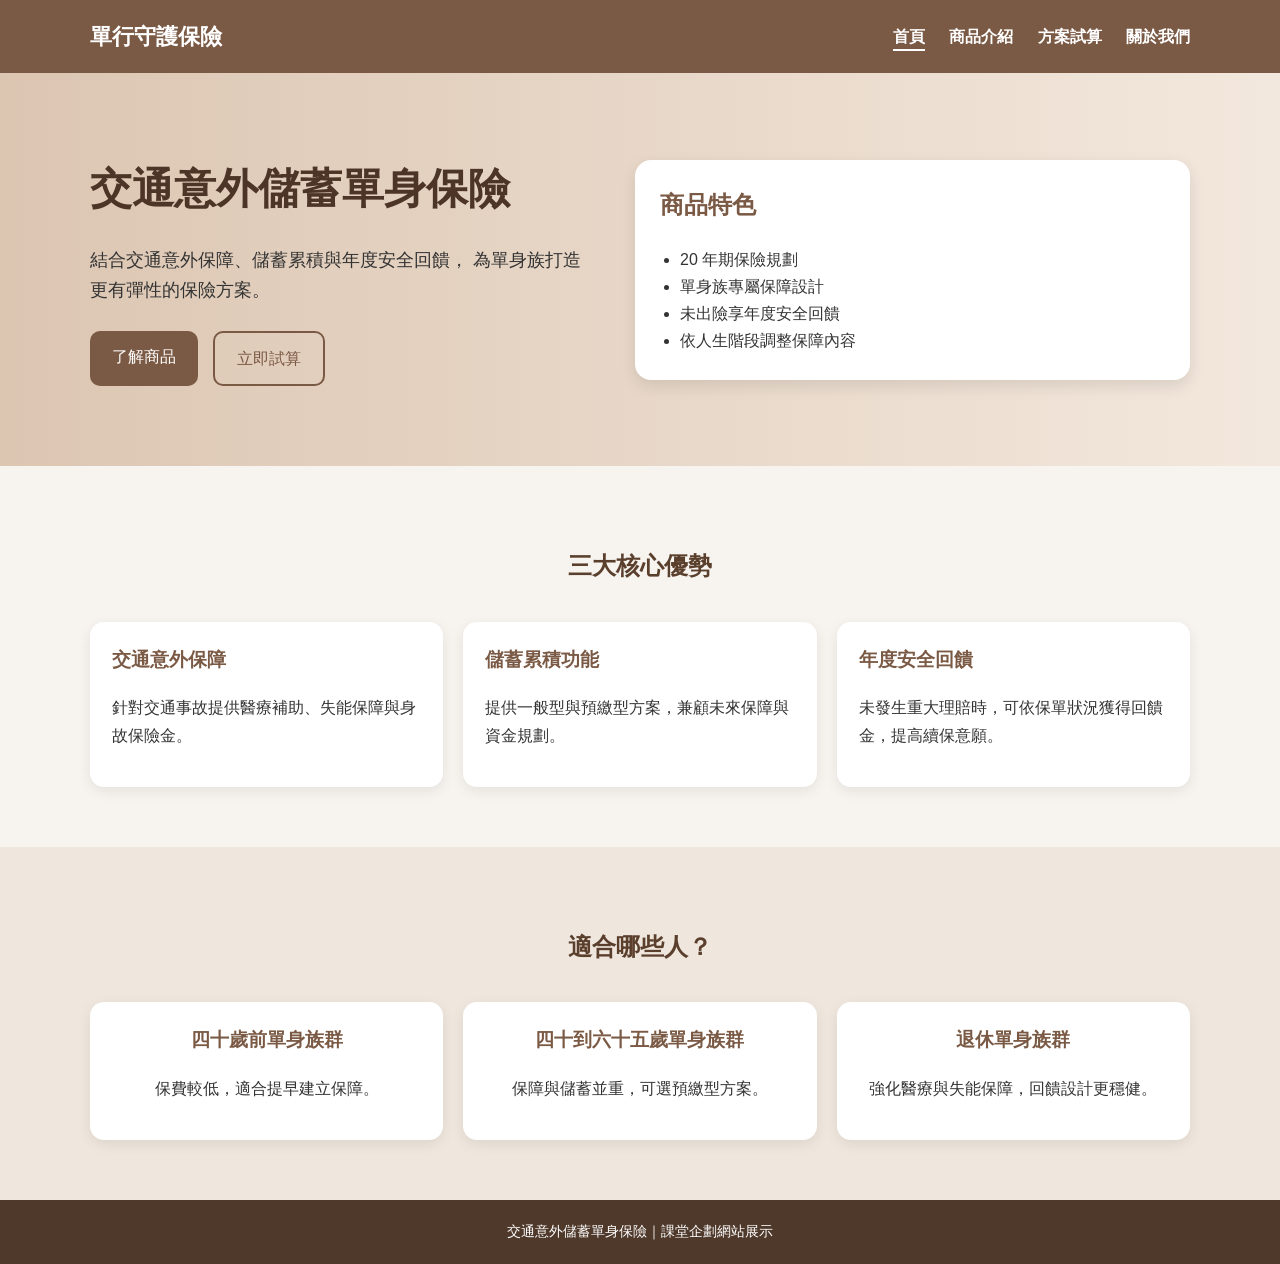
<file: index.html>
<!DOCTYPE html>
<html lang="zh-Hant">
<head>
  <meta charset="UTF-8">
  <meta name="viewport" content="width=device-width, initial-scale=1.0">
  <title>交通意外儲蓄單身保險｜首頁</title>
  <link rel="stylesheet" href="css/style.css">
</head>
<body>
  <header>
    <div class="container nav-wrap">
      <div class="logo">單行守護保險</div>
      <nav>
        <a href="index.html" class="active">首頁</a>
        <a href="product.html">商品介紹</a>
        <a href="calculator.html">方案試算</a>
        <a href="about.html">關於我們</a>
      </nav>
    </div>
  </header>

  <main>
    <section class="hero">
      <div class="container hero-content">
        <div class="hero-text">
          <h1>交通意外儲蓄單身保險</h1>
          <p>
            結合交通意外保障、儲蓄累積與年度安全回饋，
            為單身族打造更有彈性的保險方案。
          </p>
          <div class="hero-buttons">
            <a class="btn" href="product.html">了解商品</a>
            <a class="btn btn-outline" href="calculator.html">立即試算</a>
          </div>
        </div>
        <div class="hero-card">
          <h2>商品特色</h2>
          <ul>
            <li>20 年期保險規劃</li>
            <li>單身族專屬保障設計</li>
            <li>未出險享年度安全回饋</li>
            <li>依人生階段調整保障內容</li>
          </ul>
        </div>
      </div>
    </section>

    <section class="section">
      <div class="container">
        <h2 class="section-title">三大核心優勢</h2>
        <div class="card-grid">
          <div class="card">
            <h3>交通意外保障</h3>
            <p>針對交通事故提供醫療補助、失能保障與身故保險金。</p>
          </div>
          <div class="card">
            <h3>儲蓄累積功能</h3>
            <p>提供一般型與預繳型方案，兼顧未來保障與資金規劃。</p>
          </div>
          <div class="card">
            <h3>年度安全回饋</h3>
            <p>未發生重大理賠時，可依保單狀況獲得回饋金，提高續保意願。</p>
          </div>
        </div>
      </div>
    </section>

    <section class="section section-alt">
      <div class="container">
        <h2 class="section-title">適合哪些人？</h2>
        <div class="card-grid">
          <div class="card small-card">
            <h3>四十歲前單身族群</h3>
            <p>保費較低，適合提早建立保障。</p>
          </div>
          <div class="card small-card">
            <h3>四十到六十五歲單身族群</h3>
            <p>保障與儲蓄並重，可選預繳型方案。</p>
          </div>
          <div class="card small-card">
            <h3>退休單身族群</h3>
            <p>強化醫療與失能保障，回饋設計更穩健。</p>
          </div>
        </div>
      </div>
    </section>
  </main>

  <footer>
    <div class="container footer-text">
      交通意外儲蓄單身保險｜課堂企劃網站展示
    </div>
  </footer>
</body>
</html>
</file>
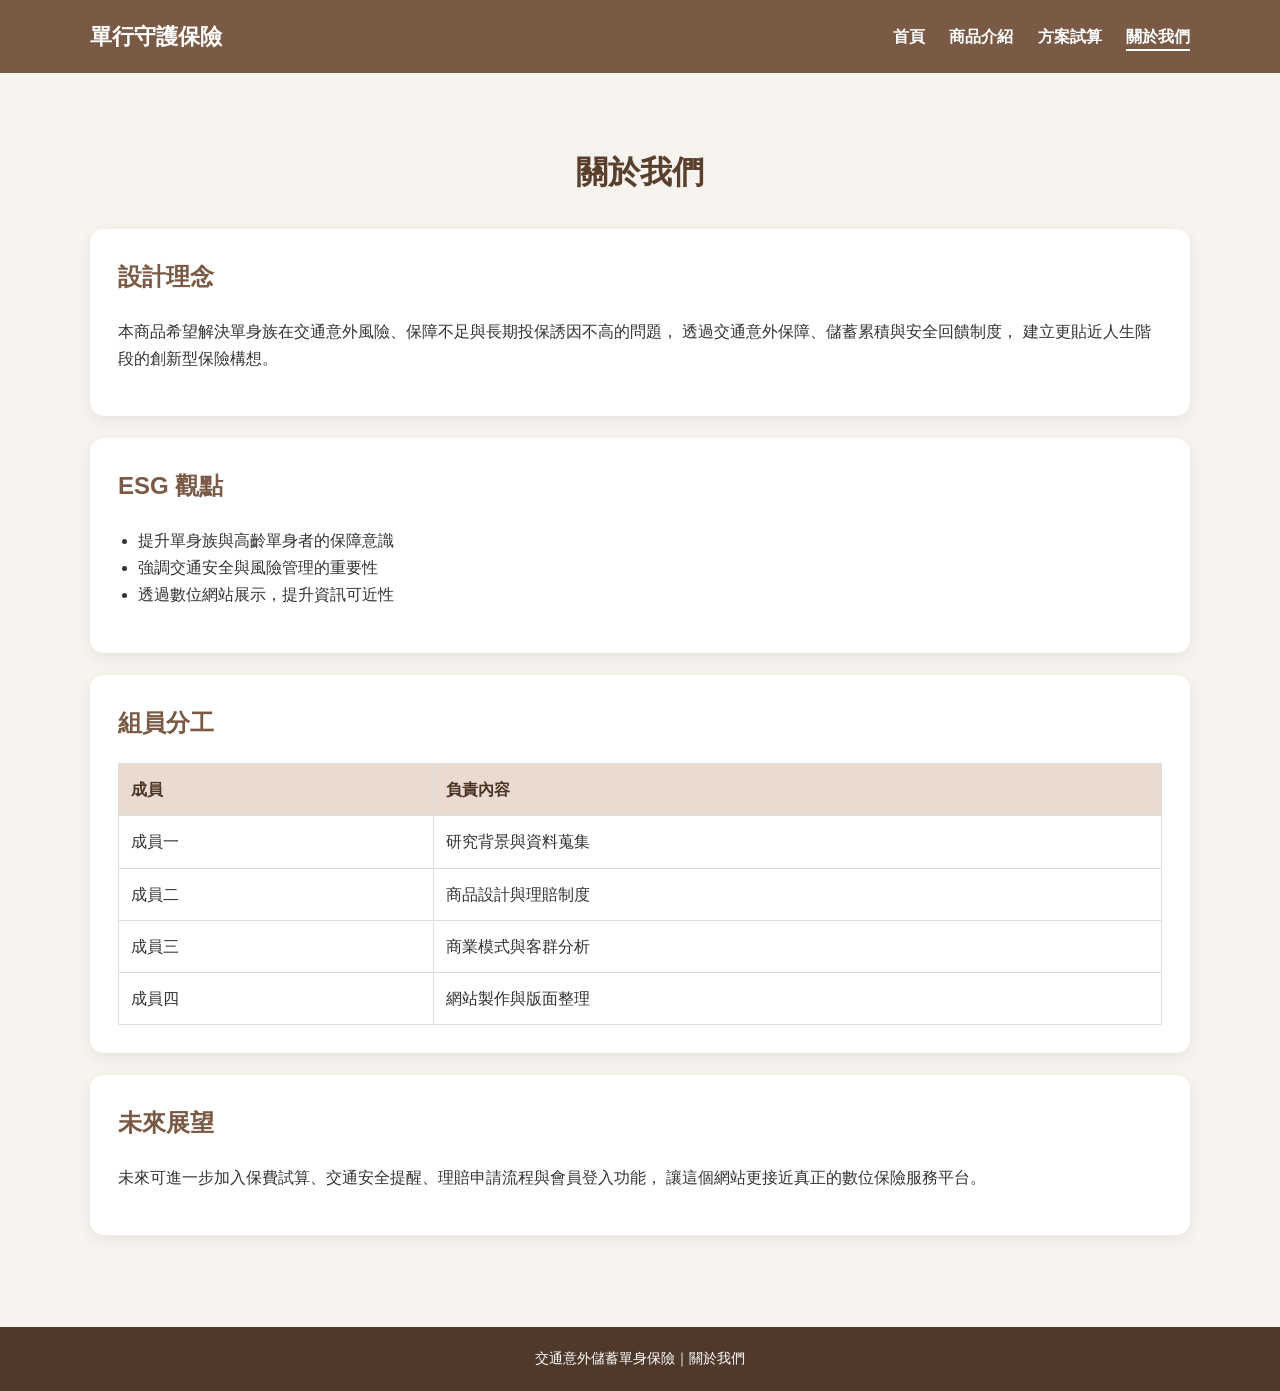
<file: about.html>
<!DOCTYPE html>
<html lang="zh-Hant">
<head>
  <meta charset="UTF-8">
  <meta name="viewport" content="width=device-width, initial-scale=1.0">
  <title>交通意外儲蓄單身保險｜關於我們</title>
  <link rel="stylesheet" href="css/style.css">
</head>
<body>
  <header>
    <div class="container nav-wrap">
      <div class="logo">單行守護保險</div>
      <nav>
        <a href="index.html">首頁</a>
        <a href="product.html">商品介紹</a>
        <a href="calculator.html">方案試算</a>
        <a href="about.html" class="active">關於我們</a>
      </nav>
    </div>
  </header>

  <main class="page-main">
    <div class="container">
      <h1 class="page-title">關於我們</h1>

      <section class="content-block">
        <h2>設計理念</h2>
        <p>
          本商品希望解決單身族在交通意外風險、保障不足與長期投保誘因不高的問題，
          透過交通意外保障、儲蓄累積與安全回饋制度，
          建立更貼近人生階段的創新型保險構想。
        </p>
      </section>

      <section class="content-block">
        <h2>ESG 觀點</h2>
        <ul class="list">
          <li>提升單身族與高齡單身者的保障意識</li>
          <li>強調交通安全與風險管理的重要性</li>
          <li>透過數位網站展示，提升資訊可近性</li>
        </ul>
      </section>

      <section class="content-block">
        <h2>組員分工</h2>
        <table>
          <thead>
            <tr>
              <th>成員</th>
              <th>負責內容</th>
            </tr>
          </thead>
          <tbody>
            <tr>
              <td>成員一</td>
              <td>研究背景與資料蒐集</td>
            </tr>
            <tr>
              <td>成員二</td>
              <td>商品設計與理賠制度</td>
            </tr>
            <tr>
              <td>成員三</td>
              <td>商業模式與客群分析</td>
            </tr>
            <tr>
              <td>成員四</td>
              <td>網站製作與版面整理</td>
            </tr>
          </tbody>
        </table>
      </section>

      <section class="content-block">
        <h2>未來展望</h2>
        <p>
          未來可進一步加入保費試算、交通安全提醒、理賠申請流程與會員登入功能，
          讓這個網站更接近真正的數位保險服務平台。
        </p>
      </section>
    </div>
  </main>

  <footer>
    <div class="container footer-text">
      交通意外儲蓄單身保險｜關於我們
    </div>
  </footer>
</body>
</html>
</file>
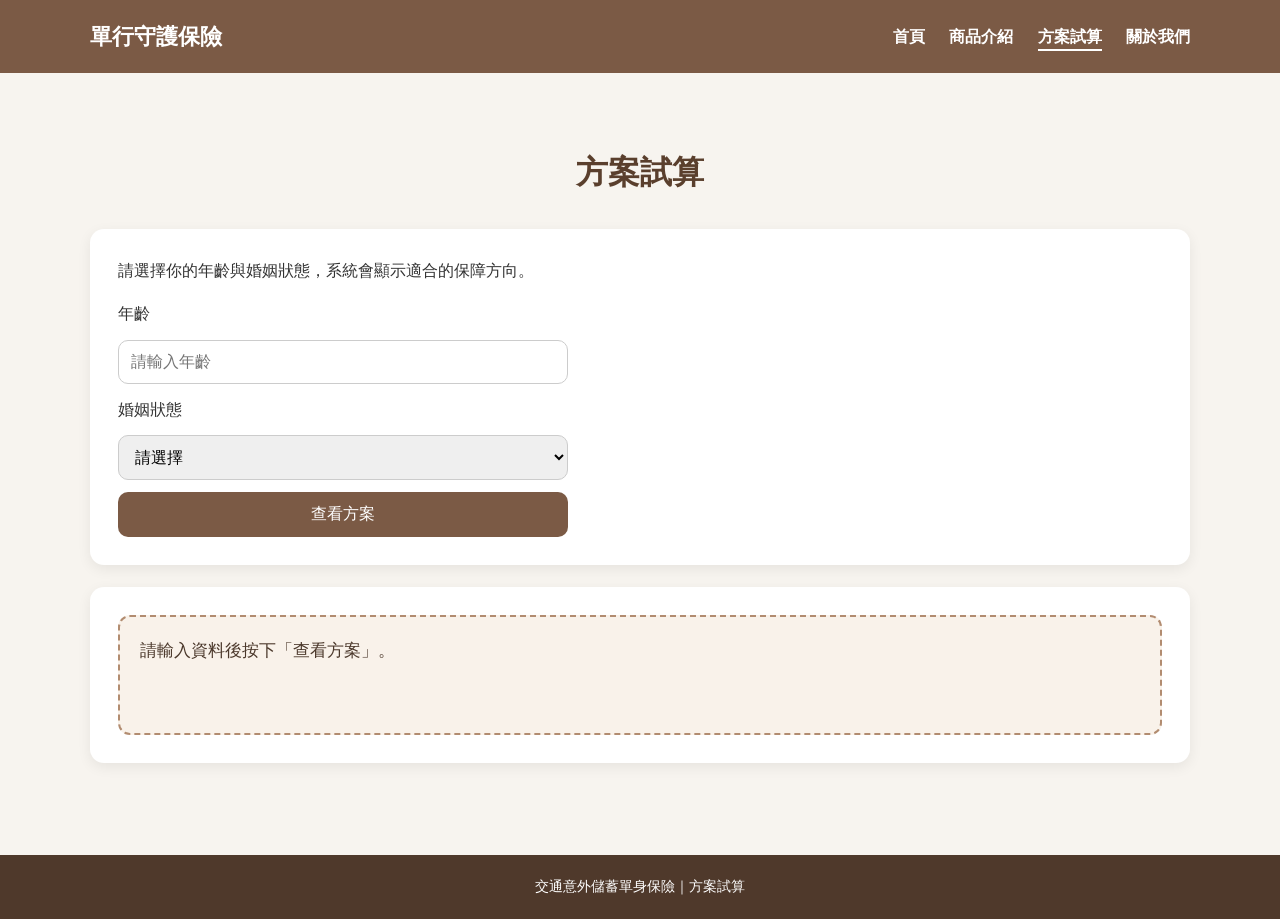
<file: calculator.html>
<!DOCTYPE html>
<html lang="zh-Hant">
<head>
  <meta charset="UTF-8">
  <meta name="viewport" content="width=device-width, initial-scale=1.0">
  <title>交通意外儲蓄單身保險｜方案試算</title>
  <link rel="stylesheet" href="css/style.css">
</head>
<body>
  <header>
    <div class="container nav-wrap">
      <div class="logo">單行守護保險</div>
      <nav>
        <a href="index.html">首頁</a>
        <a href="product.html">商品介紹</a>
        <a href="calculator.html" class="active">方案試算</a>
        <a href="about.html">關於我們</a>
      </nav>
    </div>
  </header>

  <main class="page-main">
    <div class="container">
      <h1 class="page-title">方案試算</h1>

      <section class="content-block">
        <p class="hint">
          請選擇你的年齡與婚姻狀態，系統會顯示適合的保障方向。
        </p>

        <div class="form-box">
          <label for="age">年齡</label>
          <input type="number" id="age" min="18" max="100" placeholder="請輸入年齡">

          <label for="marital">婚姻狀態</label>
          <select id="marital">
            <option value="">請選擇</option>
            <option value="single">單身</option>
            <option value="married">已婚</option>
          </select>

          <button class="btn" onclick="showPlan()">查看方案</button>
        </div>
      </section>

      <section class="content-block">
        <div id="resultBox" class="result-box">
          請輸入資料後按下「查看方案」。
        </div>
      </section>
    </div>
  </main>

  <footer>
    <div class="container footer-text">
      交通意外儲蓄單身保險｜方案試算
    </div>
  </footer>

  <script src="js/script.js"></script>
</body>
</html>
</file>
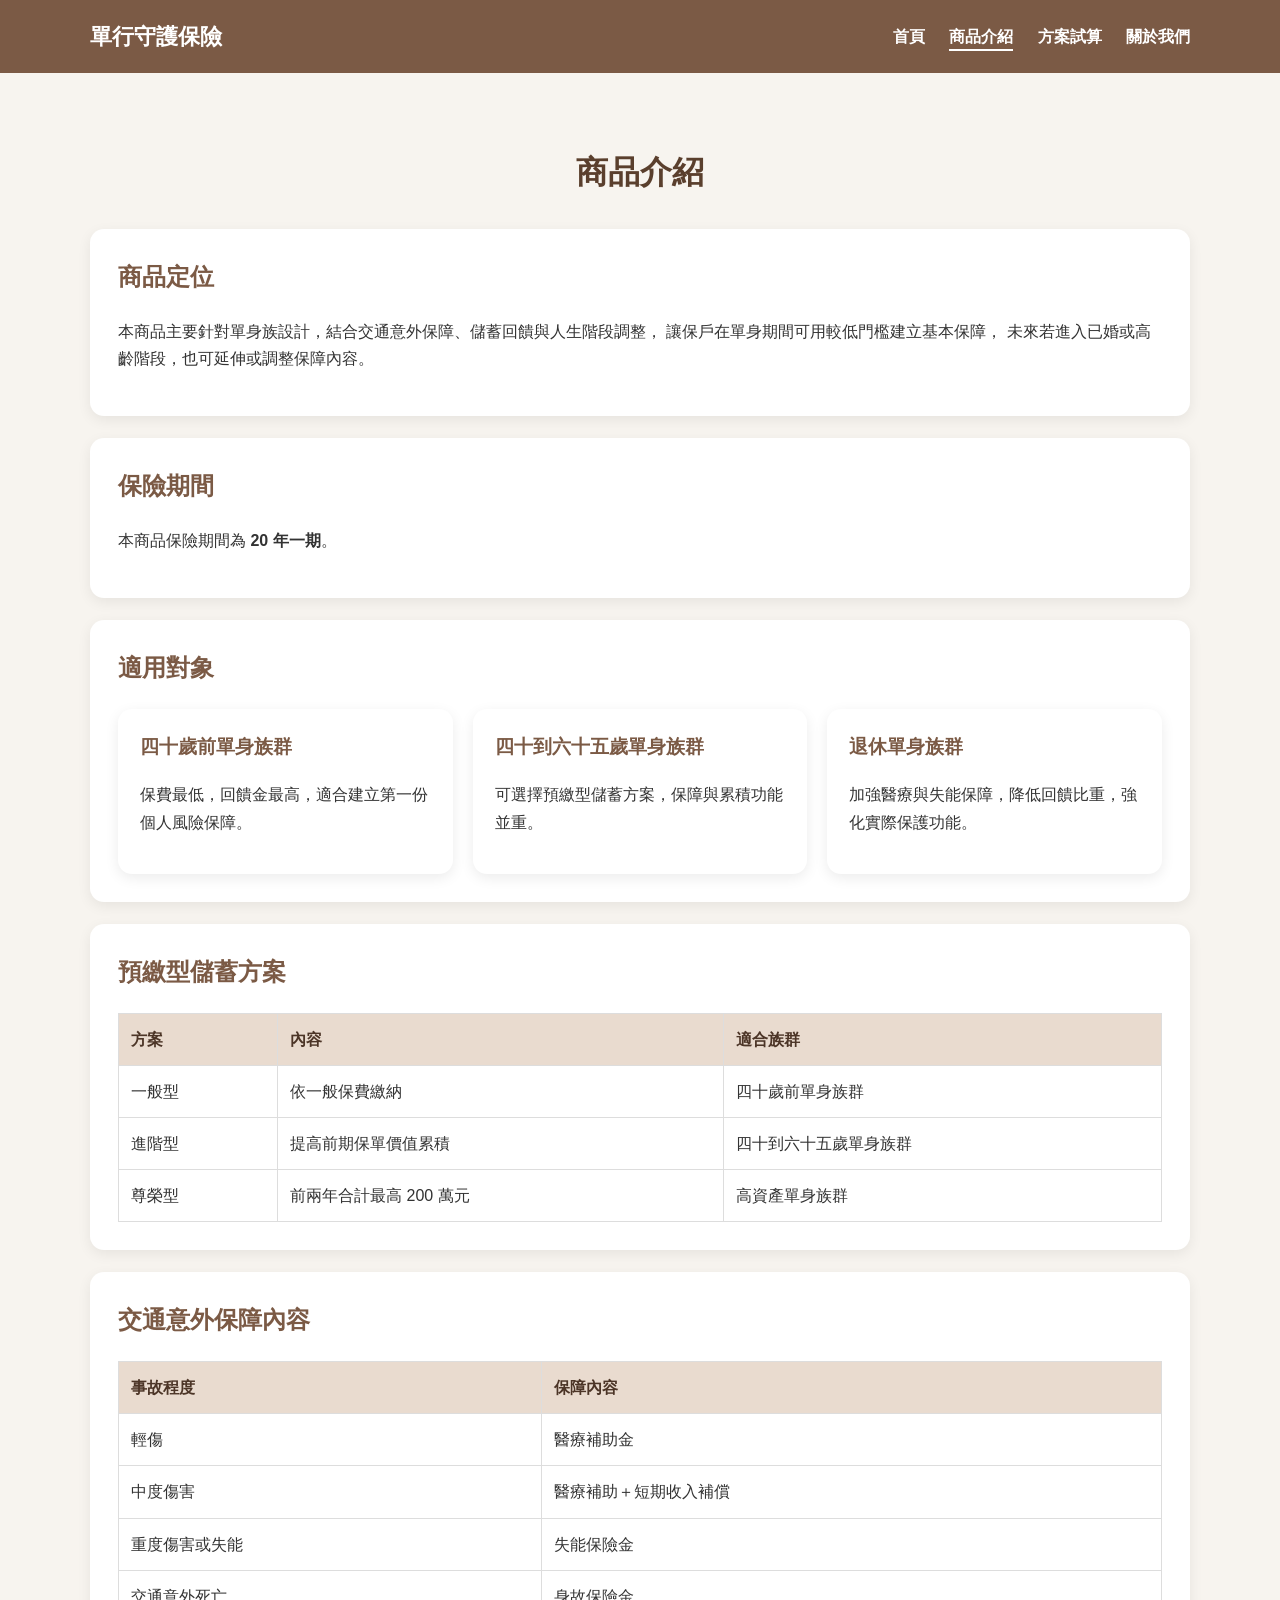
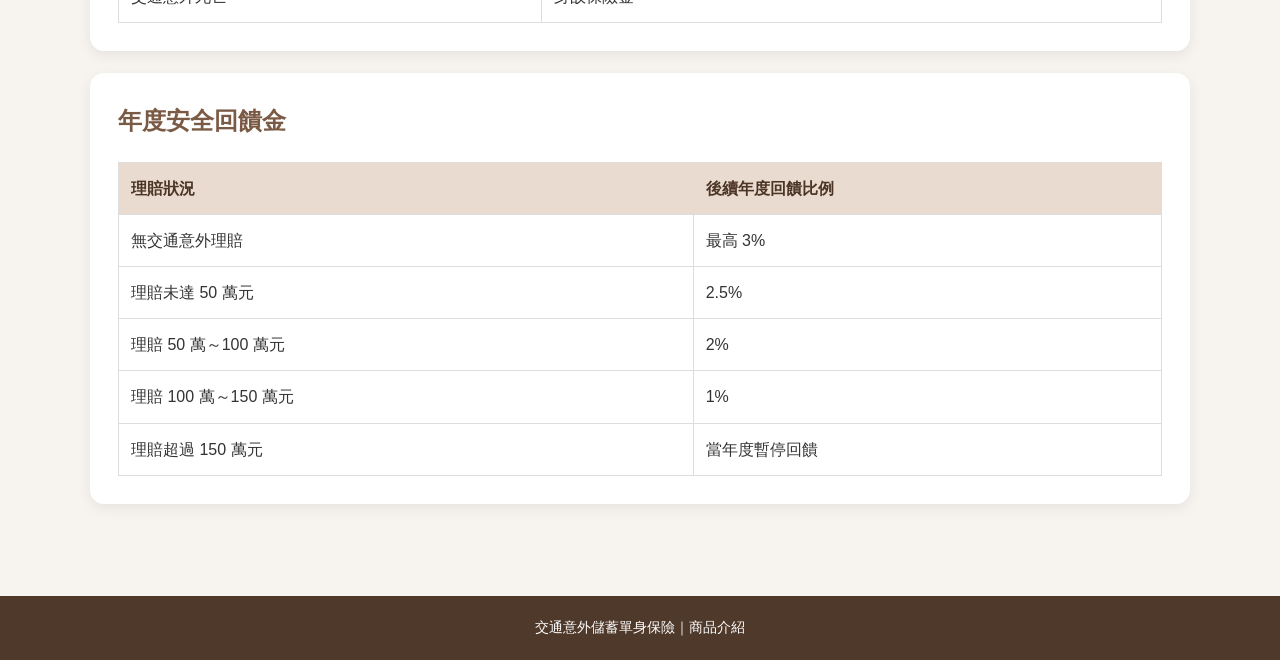
<file: product.html>
<!DOCTYPE html>
<html lang="zh-Hant">
<head>
  <meta charset="UTF-8">
  <meta name="viewport" content="width=device-width, initial-scale=1.0">
  <title>交通意外儲蓄單身保險｜商品介紹</title>
  <link rel="stylesheet" href="css/style.css">
</head>
<body>
  <header>
    <div class="container nav-wrap">
      <div class="logo">單行守護保險</div>
      <nav>
        <a href="index.html">首頁</a>
        <a href="product.html" class="active">商品介紹</a>
        <a href="calculator.html">方案試算</a>
        <a href="about.html">關於我們</a>
      </nav>
    </div>
  </header>

  <main class="page-main">
    <div class="container">
      <h1 class="page-title">商品介紹</h1>

      <section class="content-block">
        <h2>商品定位</h2>
        <p>
          本商品主要針對單身族設計，結合交通意外保障、儲蓄回饋與人生階段調整，
          讓保戶在單身期間可用較低門檻建立基本保障，
          未來若進入已婚或高齡階段，也可延伸或調整保障內容。
        </p>
      </section>

      <section class="content-block">
        <h2>保險期間</h2>
        <p>本商品保險期間為 <strong>20 年一期</strong>。</p>
      </section>

      <section class="content-block">
        <h2>適用對象</h2>
        <div class="card-grid">
          <div class="card">
            <h3>四十歲前單身族群</h3>
            <p>保費最低，回饋金最高，適合建立第一份個人風險保障。</p>
          </div>
          <div class="card">
            <h3>四十到六十五歲單身族群</h3>
            <p>可選擇預繳型儲蓄方案，保障與累積功能並重。</p>
          </div>
          <div class="card">
            <h3>退休單身族群</h3>
            <p>加強醫療與失能保障，降低回饋比重，強化實際保護功能。</p>
          </div>
        </div>
      </section>

      <section class="content-block">
        <h2>預繳型儲蓄方案</h2>
        <table>
          <thead>
            <tr>
              <th>方案</th>
              <th>內容</th>
              <th>適合族群</th>
            </tr>
          </thead>
          <tbody>
            <tr>
              <td>一般型</td>
              <td>依一般保費繳納</td>
              <td>四十歲前單身族群</td>
            </tr>
            <tr>
              <td>進階型</td>
              <td>提高前期保單價值累積</td>
              <td>四十到六十五歲單身族群</td>
            </tr>
            <tr>
              <td>尊榮型</td>
              <td>前兩年合計最高 200 萬元</td>
              <td>高資產單身族群</td>
            </tr>
          </tbody>
        </table>
      </section>

      <section class="content-block">
        <h2>交通意外保障內容</h2>
        <table>
          <thead>
            <tr>
              <th>事故程度</th>
              <th>保障內容</th>
            </tr>
          </thead>
          <tbody>
            <tr>
              <td>輕傷</td>
              <td>醫療補助金</td>
            </tr>
            <tr>
              <td>中度傷害</td>
              <td>醫療補助＋短期收入補償</td>
            </tr>
            <tr>
              <td>重度傷害或失能</td>
              <td>失能保險金</td>
            </tr>
            <tr>
              <td>交通意外死亡</td>
              <td>身故保險金</td>
            </tr>
          </tbody>
        </table>
      </section>

      <section class="content-block">
        <h2>年度安全回饋金</h2>
        <table>
          <thead>
            <tr>
              <th>理賠狀況</th>
              <th>後續年度回饋比例</th>
            </tr>
          </thead>
          <tbody>
            <tr>
              <td>無交通意外理賠</td>
              <td>最高 3%</td>
            </tr>
            <tr>
              <td>理賠未達 50 萬元</td>
              <td>2.5%</td>
            </tr>
            <tr>
              <td>理賠 50 萬～100 萬元</td>
              <td>2%</td>
            </tr>
            <tr>
              <td>理賠 100 萬～150 萬元</td>
              <td>1%</td>
            </tr>
            <tr>
              <td>理賠超過 150 萬元</td>
              <td>當年度暫停回饋</td>
            </tr>
          </tbody>
        </table>
      </section>
    </div>
  </main>

  <footer>
    <div class="container footer-text">
      交通意外儲蓄單身保險｜商品介紹
    </div>
  </footer>
</body>
</html>
</file>
<file: css/style.css>
* {
    box-sizing: border-box;
  }
  
  body {
    margin: 0;
    font-family: "Microsoft JhengHei", Arial, sans-serif;
    background: #f7f4ef;
    color: #333;
    line-height: 1.7;
  }
  
  a {
    text-decoration: none;
  }
  
  header {
    background: #7b5a45;
    color: white;
    position: sticky;
    top: 0;
    z-index: 1000;
  }
  
  .container {
    width: 90%;
    max-width: 1100px;
    margin: 0 auto;
  }
  
  .nav-wrap {
    display: flex;
    justify-content: space-between;
    align-items: center;
    padding: 18px 0;
  }
  
  .logo {
    font-size: 22px;
    font-weight: bold;
  }
  
  nav a {
    color: white;
    margin-left: 20px;
    font-weight: bold;
    padding-bottom: 4px;
    border-bottom: 2px solid transparent;
  }
  
  nav a:hover,
  nav a.active {
    border-bottom: 2px solid white;
  }
  
  .hero {
    background: linear-gradient(to right, #dcc6b2, #f3e8dd);
    padding: 80px 0;
  }
  
  .hero-content {
    display: flex;
    gap: 40px;
    align-items: center;
    justify-content: space-between;
    flex-wrap: wrap;
  }
  
  .hero-text {
    flex: 1;
    min-width: 280px;
  }
  
  .hero-text h1 {
    font-size: 42px;
    margin: 0 0 20px;
    color: #4c3527;
  }
  
  .hero-text p {
    font-size: 18px;
    margin-bottom: 25px;
  }
  
  .hero-buttons {
    display: flex;
    gap: 15px;
    flex-wrap: wrap;
  }
  
  .hero-card {
    flex: 1;
    min-width: 280px;
    background: white;
    border-radius: 16px;
    padding: 25px;
    box-shadow: 0 6px 16px rgba(0, 0, 0, 0.1);
  }
  
  .hero-card h2 {
    margin-top: 0;
    color: #7b5a45;
  }
  
  .hero-card ul {
    padding-left: 20px;
    margin-bottom: 0;
  }
  
  .btn {
    display: inline-block;
    background: #7b5a45;
    color: white;
    padding: 12px 22px;
    border-radius: 10px;
    border: none;
    cursor: pointer;
    font-size: 16px;
  }
  
  .btn:hover {
    background: #644937;
  }
  
  .btn-outline {
    background: transparent;
    color: #7b5a45;
    border: 2px solid #7b5a45;
  }
  
  .btn-outline:hover {
    background: #7b5a45;
    color: white;
  }
  
  .section {
    padding: 60px 0;
  }
  
  .section-alt {
    background: #efe6dd;
  }
  
  .section-title {
    text-align: center;
    margin-bottom: 35px;
    color: #5a3f2d;
  }
  
  .card-grid {
    display: grid;
    grid-template-columns: repeat(auto-fit, minmax(240px, 1fr));
    gap: 20px;
  }
  
  .card {
    background: white;
    border-radius: 14px;
    padding: 22px;
    box-shadow: 0 4px 14px rgba(0, 0, 0, 0.08);
  }
  
  .card h3 {
    margin-top: 0;
    color: #7b5a45;
  }
  
  .small-card {
    text-align: center;
  }
  
  .page-main {
    padding: 50px 0 70px;
  }
  
  .page-title {
    text-align: center;
    margin-bottom: 30px;
    color: #5a3f2d;
  }
  
  .content-block {
    background: white;
    padding: 28px;
    border-radius: 14px;
    margin-bottom: 22px;
    box-shadow: 0 4px 14px rgba(0, 0, 0, 0.07);
  }
  
  .content-block h2 {
    margin-top: 0;
    color: #7b5a45;
  }
  
  table {
    width: 100%;
    border-collapse: collapse;
    margin-top: 15px;
  }
  
  table th,
  table td {
    border: 1px solid #ddd;
    padding: 12px;
    text-align: left;
  }
  
  table th {
    background: #e9dbcf;
    color: #4c3527;
  }
  
  .form-box {
    display: flex;
    flex-direction: column;
    gap: 12px;
    max-width: 450px;
  }
  
  input,
  select {
    padding: 12px;
    border: 1px solid #ccc;
    border-radius: 10px;
    font-size: 16px;
  }
  
  .result-box {
    min-height: 120px;
    background: #f9f2ea;
    border: 2px dashed #b28c70;
    border-radius: 12px;
    padding: 20px;
    font-size: 17px;
    color: #4b382b;
  }
  
  .hint {
    margin-top: 0;
  }
  
  .list {
    padding-left: 20px;
  }
  
  footer {
    background: #4f392b;
    color: white;
    padding: 20px 0;
    text-align: center;
  }
  
  .footer-text {
    font-size: 14px;
  }
  
  @media (max-width: 768px) {
    .nav-wrap {
      flex-direction: column;
      gap: 12px;
    }
  
    nav {
      display: flex;
      flex-wrap: wrap;
      justify-content: center;
    }
  
    nav a {
      margin: 6px 10px;
    }
  
    .hero-text h1 {
      font-size: 32px;
    }
  }
</file>
